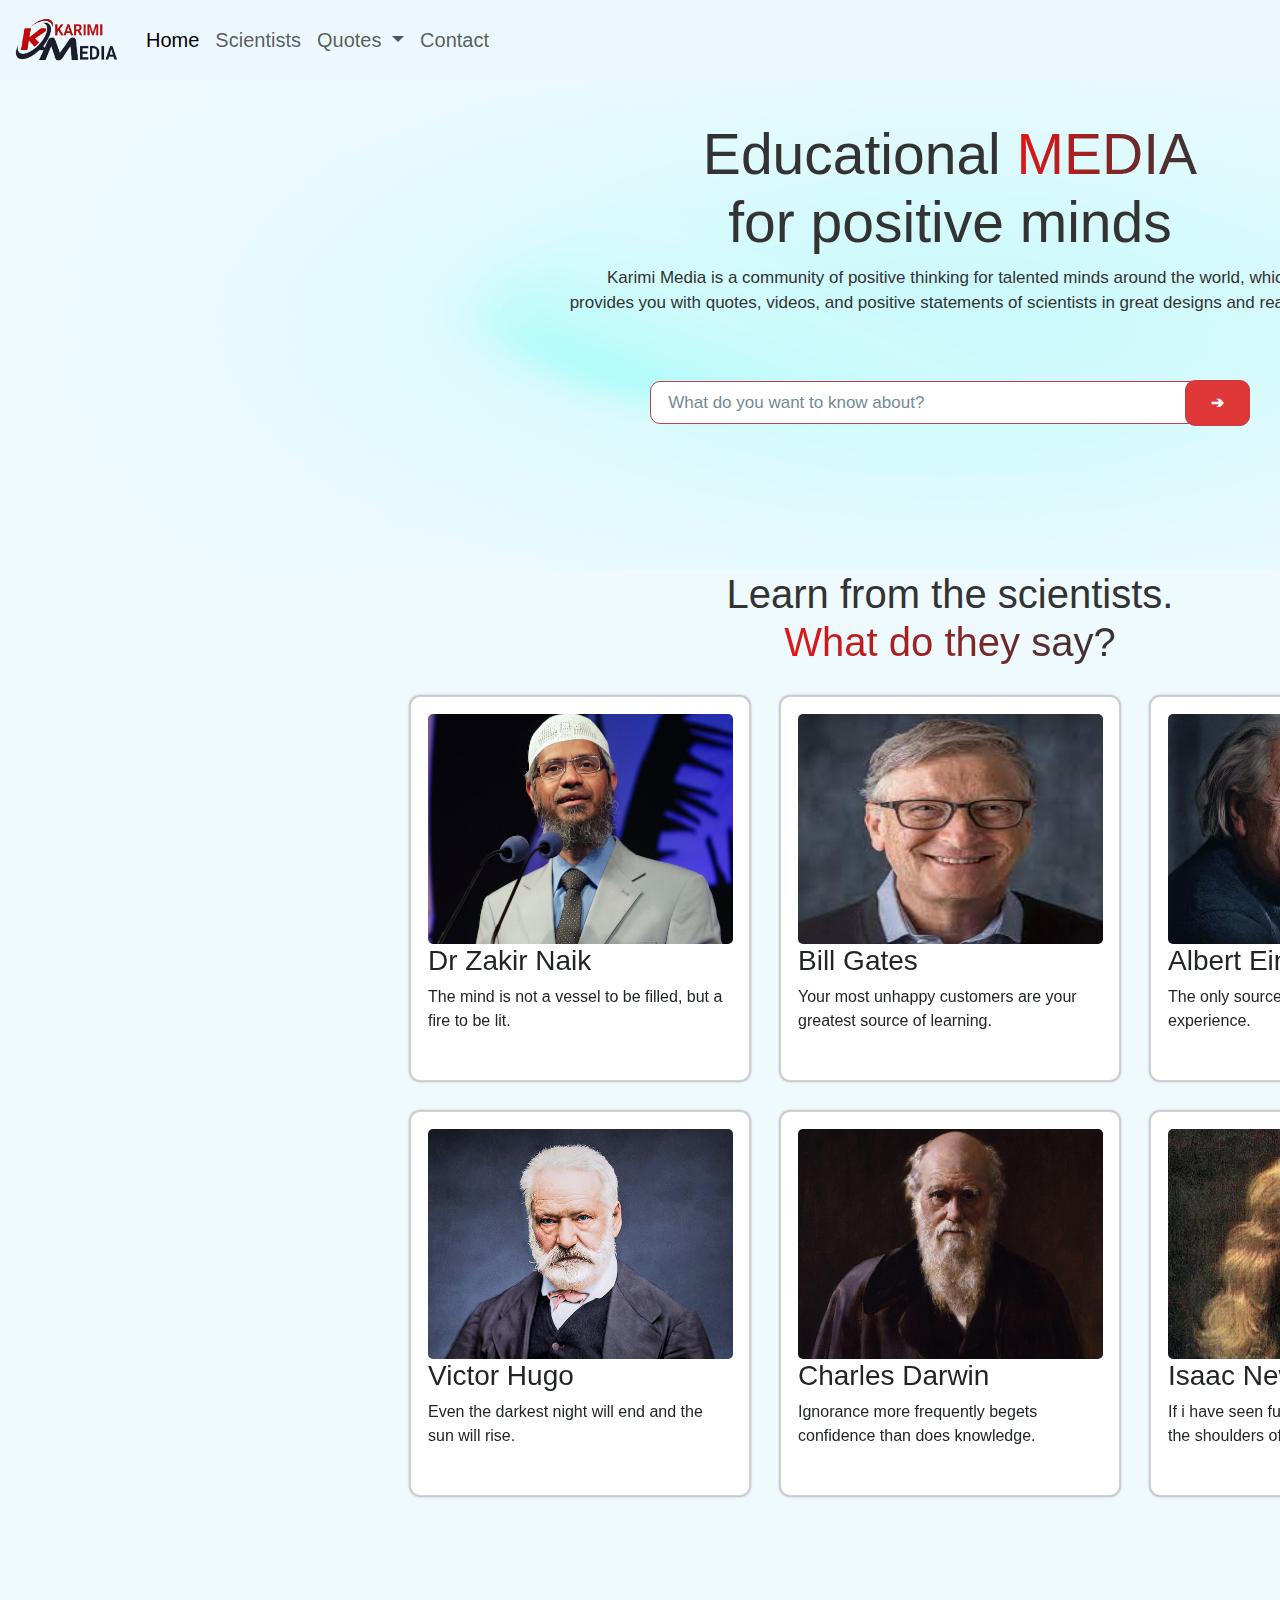
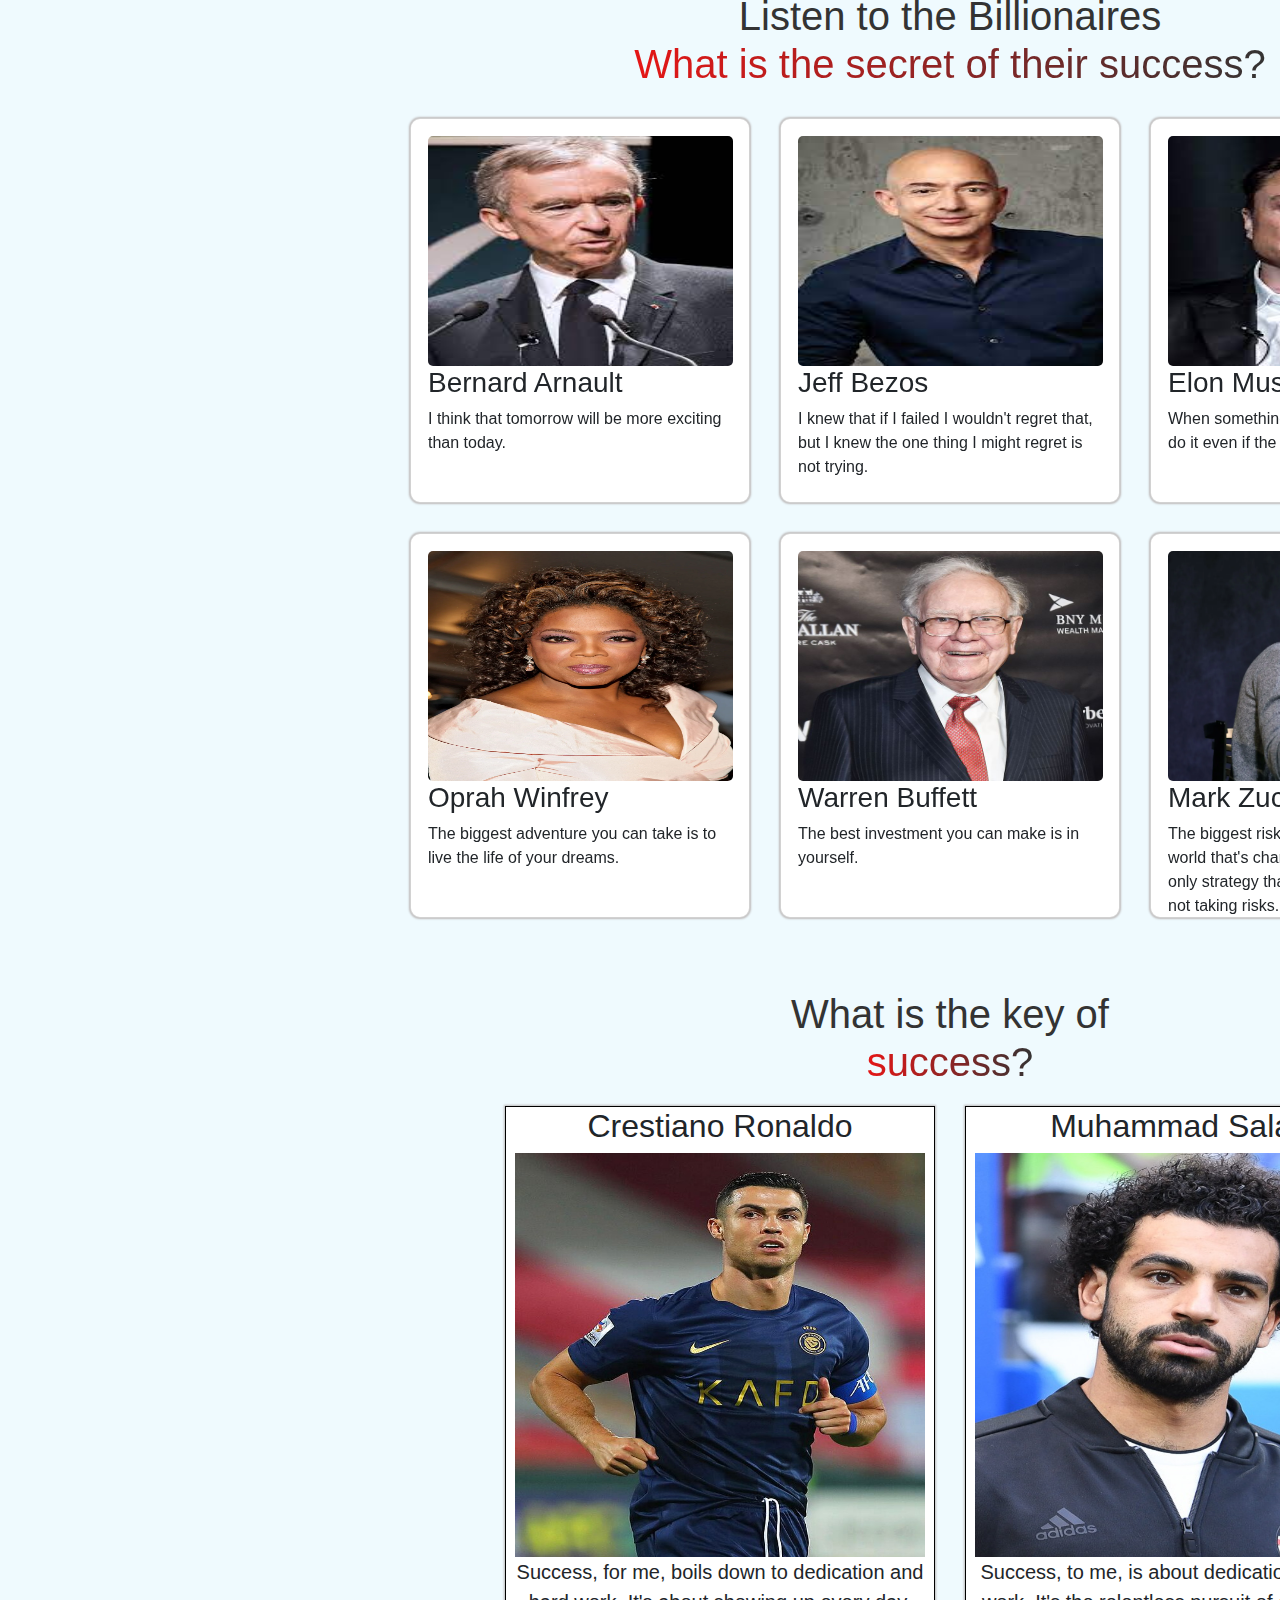
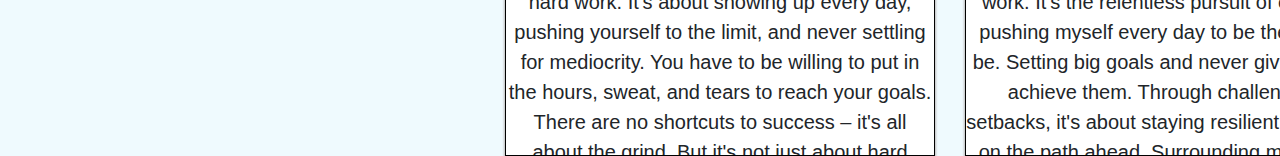
<file: index.html>
<!DOCTYPE html>
<html lang="en">
  <head>
    <link rel="stylesheet" href="https://cdn.jsdelivr.net/npm/bootstrap@5.3.3/dist/css/bootstrap.min.css">
    <meta charset="UTF-8" />
    <meta name="viewport" content="width=device-width, initial-scale=1.0" />
    <title>Document</title>
    <link rel="stylesheet" href="https://cdnjs.cloudflare.com/ajax/libs/font-awesome/6.5.1/css/all.min.css" integrity="sha512-DTOQO9RWCH3ppGqcWaEA1BIZOC6xxalwEsw9c2QQeAIftl+Vegovlnee1c9QX4TctnWMn13TZye+giMm8e2LwA==" crossorigin="anonymous" referrerpolicy="no-referrer" />
    <link rel="stylesheet" href="style.css" />
    <script src="https://cdn.jsdelivr.net/npm/@popperjs/core@2.11.8/dist/umd/popper.min.js" integrity="sha384-I7E8VVD/ismYTF4hNIPjVp/Zjvgyol6VFvRkX/vR+Vc4jQkC+hVqc2pM8ODewa9r" crossorigin="anonymous"></script>

  </head>
  <body>
    
    <div class="contianer">
    <!-- <nav>
      <div style="display: flex" class="logo">
        <img
          src="images/Karimi Media logo.png"
          width="110px"
          height="73px"
          alt=""
        />
        <p style="font-size: 23px; margin-left: -6px">
          <strong><span style="color: #c3090a">KARIMI</span> MEDIA</strong>
        </p>
        <button id="light_btn"><i class="fa-solid fa-sun"></i></button>
      </div>
        

    <p class="dark_btn light_btn"><i class="fa-solid fa-moon"></i></p>
      <ul>
        <li><a href="#">Home</a></li>
        <li><a href="#">About</a></li>
        <li><a href="#">Services</a></li>
        <li><a href="#">Contact</a></li>
      </ul>
    </nav> -->

    <div id="home"></div>

    <nav class="navbar navbar-expand-lg ">
      <div class="container-fluid">
        <a class="navbar-brand" href="#home"><img
          src="images/karimi_media_logo.png"
          width="110px"
          height="57px"
          alt="Website logo"
        /></a>
        <button class="navbar-toggler" type="button" data-bs-toggle="collapse" data-bs-target="#navbarSupportedContent" aria-controls="navbarSupportedContent" aria-expanded="false" aria-label="Toggle navigation">
          <span class="navbar-toggler-icon"></span>
        </button>
        <div class="collapse navbar-collapse" id="navbarSupportedContent">
          <ul class="navbar-nav me-auto mb-2 mb-lg-0">
            <li class="nav-item">
              <a class="nav-link active" aria-current="page" href="#">Home</a>
            </li>
            <li class="nav-item">
              <a class="nav-link" href="#scientists">Scientists</a>
            </li>
            <li class="nav-item dropdown">
              <a class="nav-link dropdown-toggle" href="" role="button" data-bs-toggle="dropdown" aria-expanded="false">
                Quotes
              </a>
              <ul class="dropdown-menu">
                <li><a class="dropdown-item" href="positive_statements.html">Positive statements</a></li>
                <li><a class="dropdown-item" href="quotes.html">!00 Positive Quotes</a></li>
                <li><a class="dropdown-item" href="#billionaires">What Billionaires say?</a></li>
                <li><a class="dropdown-item" href="#successfull_people">Key of Success</a></li>
              </ul>
            </li>
            <li class="nav-item">
              <a class="nav-link" aria-disabled="true">Contact</a>
            </li>
          </ul>
          <form class="d-flex" role="search">
            <input class="form-control me-2" type="search" placeholder="Search" aria-label="Search">
            <button class="btn btn-outline-success" type="submit">Search</button>
          </form>
        </div>
      </div>
    </nav>




    <section id="hero_section">

<!-- <button class="alllert" onclick="customAlert()">Alert</button> -->

      <h1 style="font-size: 57px; color: rgb(51, 51, 51)">
        Educational
        <span
          style="
            background: linear-gradient(90deg, #e51616, rgb(51, 51, 51));
            -webkit-background-clip: text;
            color: transparent;
          "
          >MEDIA</span
        >
        <br />
        for positive minds
      </h1>
      <p style="color: rgb(51, 51, 51); font-size: 17px">
        <!-- Karimi Media is a community of positive thinking for talented minds all
        over the world <br />
        to share usefull and short texts and videos in the best and readable
        designs -->
        Karimi Media is a community of positive thinking for talented minds around the world, which <br> provides you with quotes, videos, and positive statements of scientists in great designs and readable.
      </p>
      <br /><br />
      <div class="input_div">
        <input
          type="text"
          class="input"
          placeholder="What do you want to know about?"
          required
        />
        <button class="input_submit"><strong>➔</strong></button>
      </div>

      <br /><br /><br /><br /><br /><br />
    </section>

    <section id="scientists" class="card_section">
      <h2 style="font-size: 40px; color: rgb(51, 51, 51)">
        Learn from the scientists. <br> <span style="
        background: linear-gradient(90deg, #e51616, rgb(51, 51, 51));
        -webkit-background-clip: text;
        color: transparent;"">What do they say?</span>
      </h2>

      

      <div class="cards">
        <!-- card1 -->
        <div class="card">
            <img class="card-img" src="images/dr zakir naik.jpg" alt="Dr Zakir Naik image">
            <h3>Dr Zakir Naik</h3>
            <p>The mind is not a vessel to be filled, but a fire to be lit.</p>
        </div>

        <!-- card2 -->
        <div class="card">
            <img class="card-img" src="images/bil gates.jpeg" alt="Bil Gates image">
            <h3>Bill Gates</h3>
            <p>Your most unhappy customers are your greatest source of learning.</p>
        </div>

        <!-- card3 -->
        <div class="card">
            <img class="card-img" src="images/albert anestein.jpeg" alt="Albert Einstein image">
            <h3>Albert Einsteint</h3>
            <p>The only source of knowledge is experience.</p>
        </div>

      </div>


      <div class="cards">
        <!-- card4 -->
        <div class="card">
            <img class="card-img" src="images/Victor-Hugo.jpg" alt="Victor Hugo image">
            <h3>Victor Hugo</h3>
            <p>Even the darkest night will end and the sun will rise.</p>
        </div>

        <!-- card5 -->
        <div class="card">
            <img class="card-img" src="images/charles darwin.jpg" alt="Charles Darwin image">
            <h3>Charles Darwin</h3>
            <p>Ignorance more frequently begets confidence than does knowledge.</p>
        </div>

        <!-- card6 -->
        <div class="card">
            <img class="card-img" src="images/newton.jpg" alt="Issac Newton image">
            <h3>Isaac Newton</h3>
            <p>If i have seen further it is by standing on the shoulders of giants.</p>
        </div>
      </div>

      <br>
    </section>

    <br><br>

    
    <br>


<section id="billionaires" class="card_section">


  <h2 style="font-size: 40px; color: rgb(51, 51, 51)">
    Listen to the Billionaires <br> <span style="
    background: linear-gradient(90deg, #e51616, rgb(51, 51, 51));
    -webkit-background-clip: text;
    color: transparent;"">What is the secret of their success?</span>
  </h2>



    
    <div class="cards">
      <!-- card1 -->
      <div class="custom-tooltip card">
        <div class="tooltip-content">Chairman and CEO of LVMH Mobet Hennessy Louis Vuitton SE.</div>
          <img class="card-img" src="images/bernard arnault.jpg" alt="Bernard Arnault image">
          <h3>Bernard Arnault</h3>
          <p>I think that tomorrow will be more exciting than today.</p>
      </div>

      <!-- card2 -->
      <div class="custom-tooltip card">
        <div class="tooltip-content">Founder and formor CEO of Amazon, and currently Executive Chairman of Amazon.</div>
          <img class="card-img" src="images/jeff bezos.jpg" alt="Jeff Bezos image">
          <h3>Jeff Bezos</h3>
          <p>I knew that if I failed I wouldn't regret that, but I knew the one thing I might regret is not trying.</p>
      </div>

      <!-- card3 -->
      <div class="custom-tooltip card">
        <div class="tooltip-content">Entrepreneur and CEO of SpaceX, Tasla, Inc., Neuralink, and The Boring Company.</div>
          <img class="card-img" src="images/Elon musk.jpg" alt="Elon Musk image">
          <h3>Elon Musk</h3>
          <p>When something is important enough, you do it even if the odds are not in your favor.</p>
      </div>

    </div>


    <div class="cards">
      <!-- card4 -->
      <div class="custom-tooltip card">
        <div class="tooltip-content">Media mogul, television host, actress, producer, and philanthropist.</div>
          <img class="card-img" src="images/Oprah-Winfrey.webp" alt="Oprah Winfrey image">
          <h3>Oprah Winfrey</h3>
          <p>The biggest adventure you can take is to live the life of your dreams.</p>
      </div>

      <!-- card5 -->
      <div class="custom-tooltip card">
        <div class="tooltip-content">Chairman and CEO of berkshire Hathaway, renowned investor, and philanthropist.</div>
          <img class="card-img" src="images/warren buffett.jpg" alt="Warren Buffett image">
          <h3>Warren Buffett</h3>
          <p>The best investment you can make is in yourself.</p>
      </div>

      <!-- card6 -->
      <div class="custom-tooltip card">
        <div class="tooltip-content">Co-founder <br> and CEO of <br> Facebook.</div>
          <img class="card-img" src="images/Mark-Zuckerberg.jpg" alt="Mark Zuckerberg image">
          <h3>Mark Zuckerberg</h3>
          <p>The biggest risk is not taking any risk. in a world that's changing really quickly, the only strategy that is guaranteed to fail is not taking risks.</p>
      </div>
    </div>




</section>



<br><br>

    
<br>




<section id="successfull_people" class="card_section">


  <h2 style="font-size: 40px; color: rgb(51, 51, 51)">
    What is the key of <br> <span style="
    background: linear-gradient(90deg, #e51616, rgb(51, 51, 51));
    -webkit-background-clip: text;
    color: transparent;"">success?</span>
  </h2>



    
    <div class="cards">
      <!-- card1 -->

      <div class="key_of_success">
        <h2>Crestiano Ronaldo</h2>
        <img class="key_card_img" src="images/crestiano_ronaldo.jpg" width="430" height="404" alt="Crestiano Ronaldo image">
        <p>Success, for me, boils down to dedication and hard work. It's about showing up every day, pushing yourself to the limit, and never settling for mediocrity. You have to be willing to put in the hours, sweat, and tears to reach your goals. There are no shortcuts to success – it's all about the grind.

          But it's not just about hard work; it's also about having a clear vision and chasing after it relentlessly. You need to set big goals and then go after them with everything you've got. And when things get tough – and they will – you have to stay positive, stay resilient, and keep pushing forward. Surround yourself with a strong team, lean on them for support, and together, you can achieve greatness. That's been my formula for success, and it's what I believe in.</p>
      </div>

      <div class="key_of_success">
        <h2>Muhammad Salah</h2>
        <img class="key_card_img" src="images/muhammad_salah.jpg" alt="Muhammad Salah image">
        <p>Success, to me, is about dedication and hard work. It's the relentless pursuit of excellence, pushing myself every day to be the best I can be. Setting big goals and never giving up until I achieve them. Through challenges and setbacks, it's about staying resilient and focused on the path ahead.

          Surrounding myself with a supportive team, leaning on them for strength and encouragement, is crucial. Together, we strive for greatness, pushing each other to new heights. Despite any doubts or obstacles, I remain committed to my vision, knowing that with perseverance and determination, anything is possible. That's my approach to success.</p>
      </div>

    </div>



</section>










</div>


<script src="script.js"></script>

<script src="https://cdn.jsdelivr.net/npm/bootstrap@5.3.3/dist/js/bootstrap.min.js" integrity="sha384-0pUGZvbkm6XF6gxjEnlmuGrJXVbNuzT9qBBavbLwCsOGabYfZo0T0to5eqruptLy" crossorigin="anonymous"></script>
  </body>
</html>
</file>
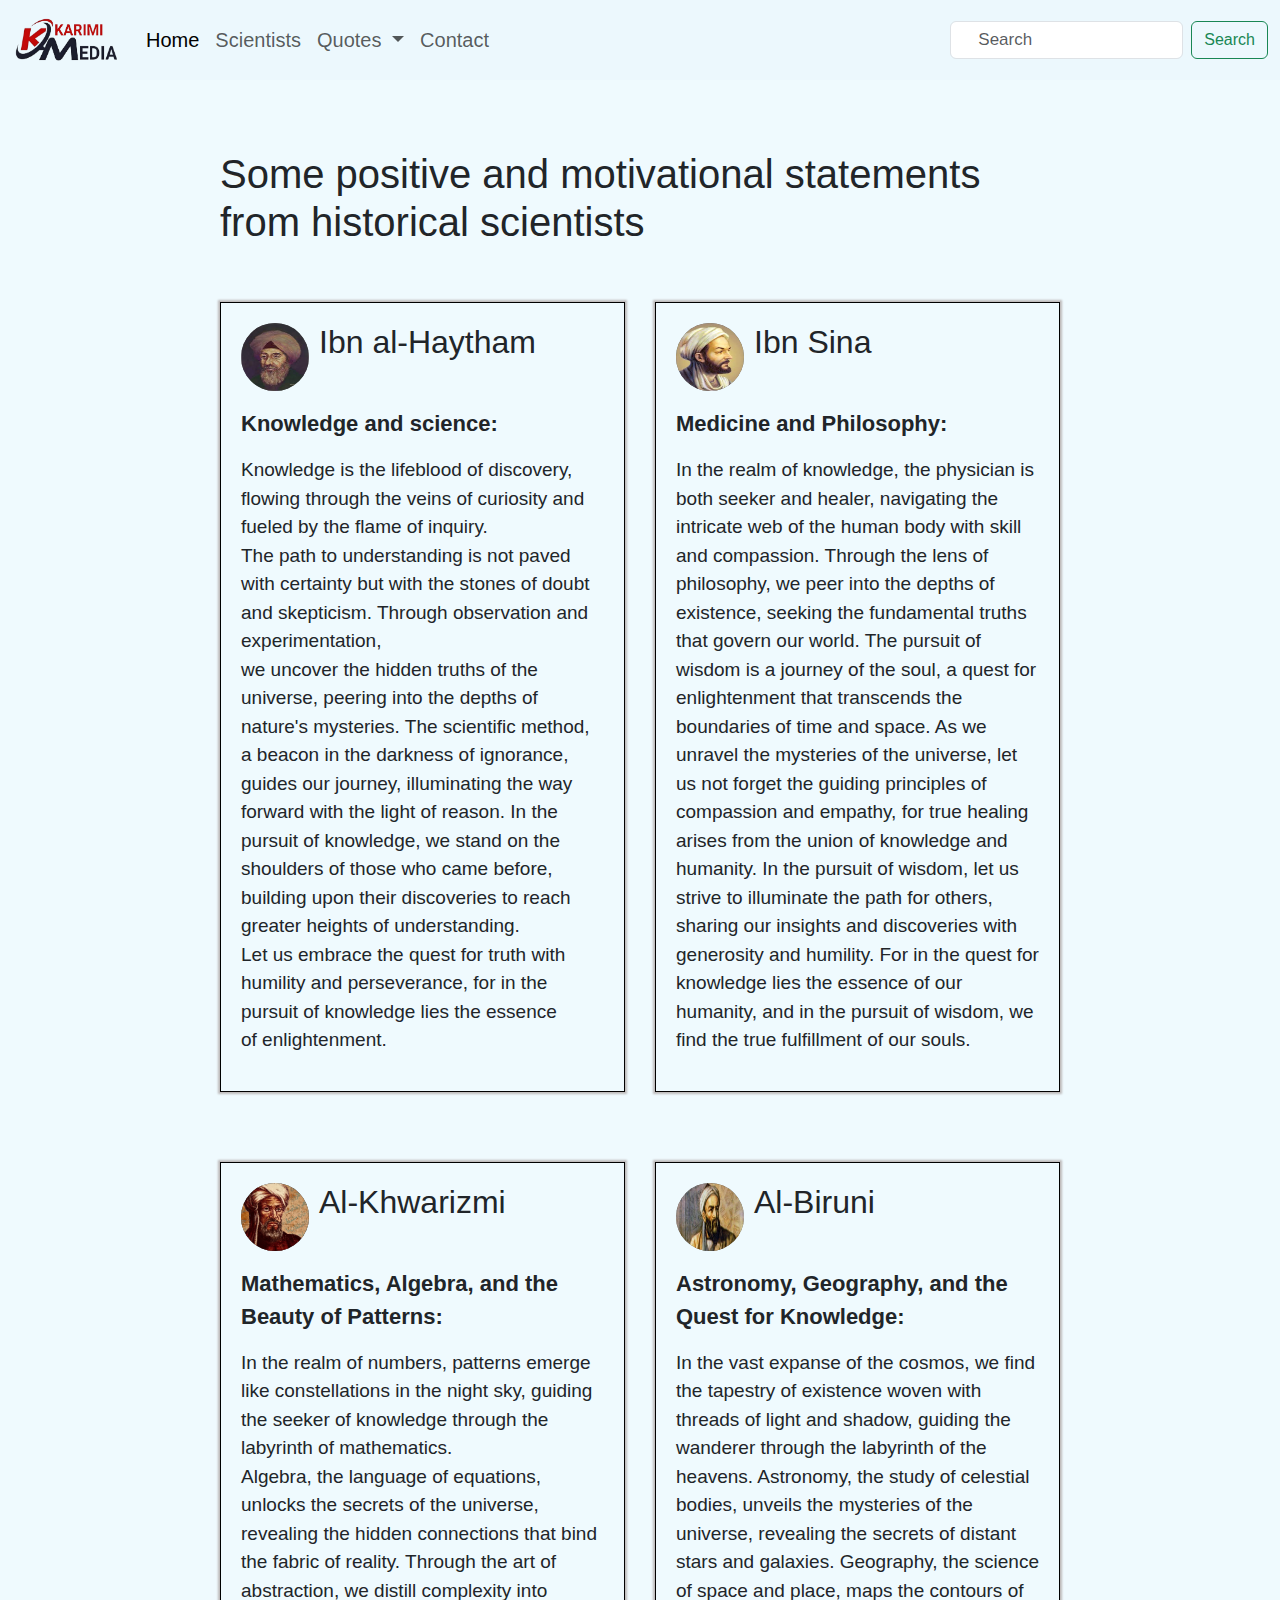
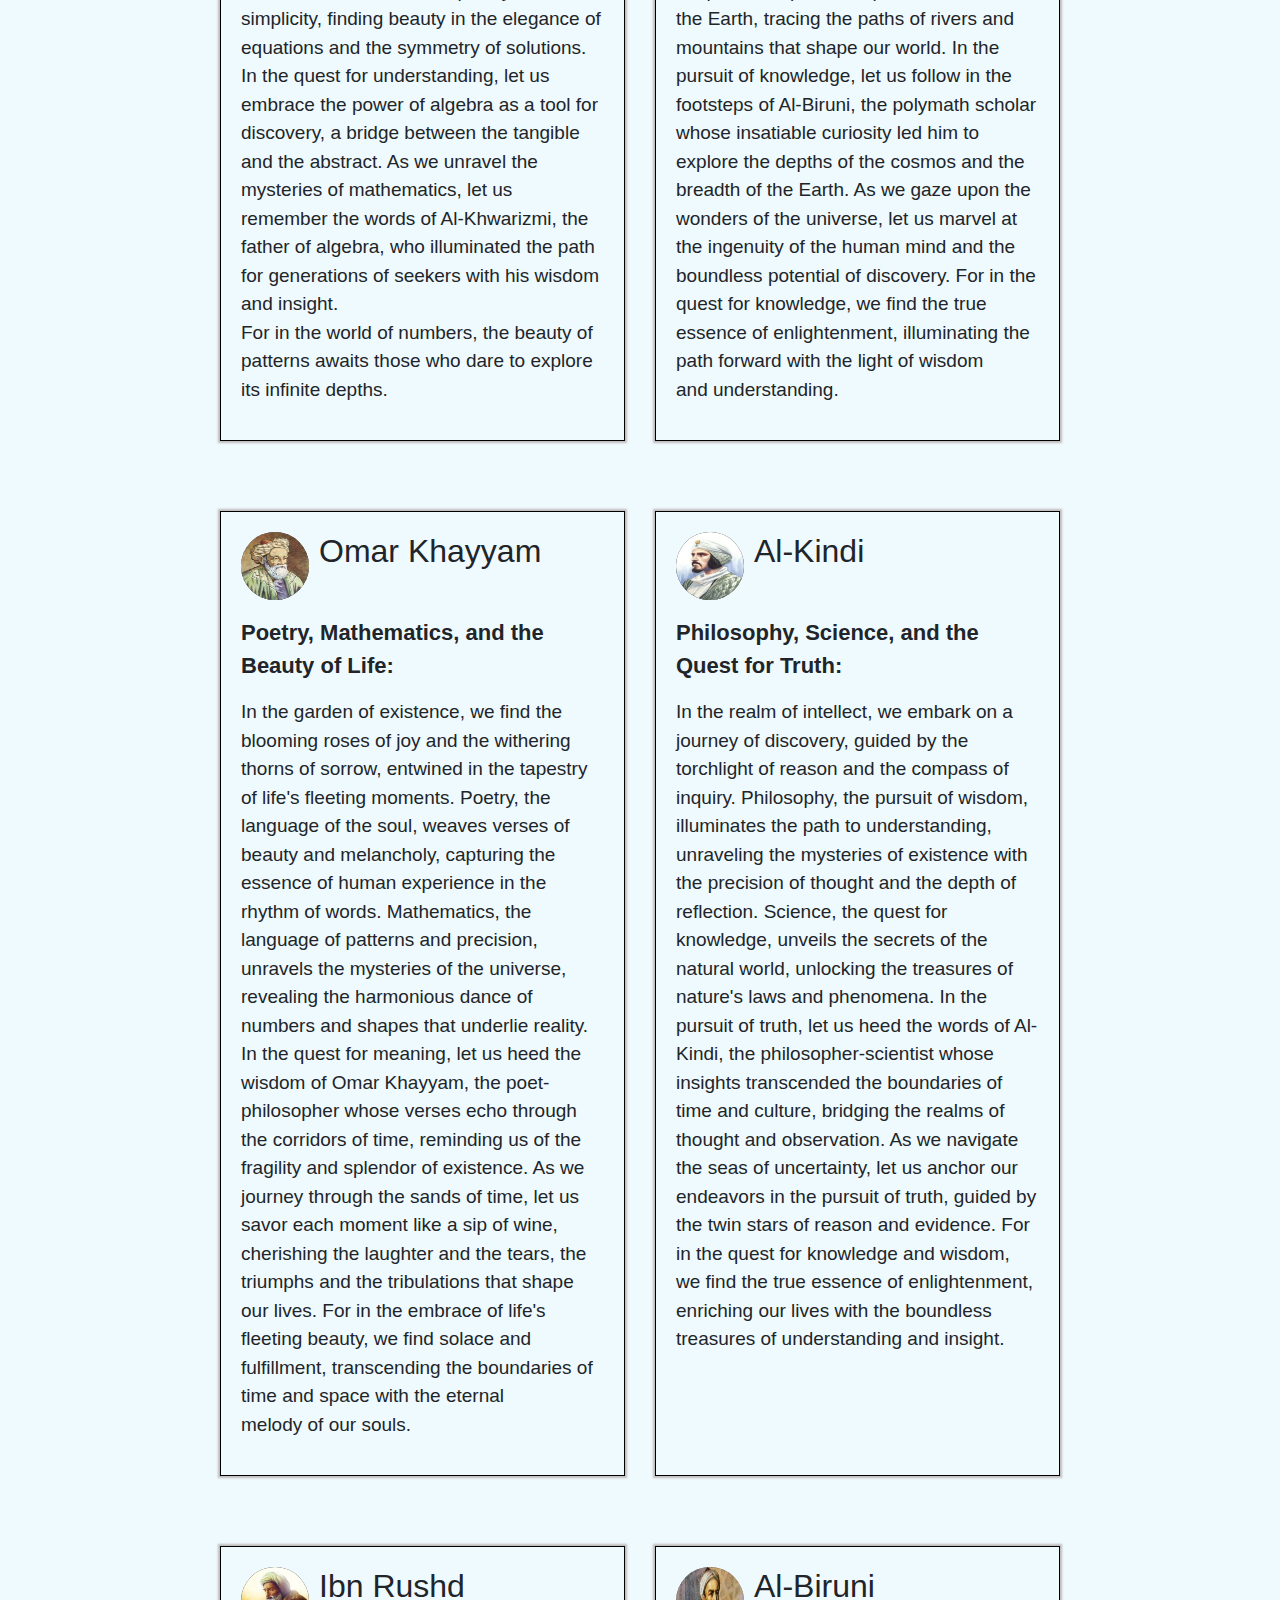
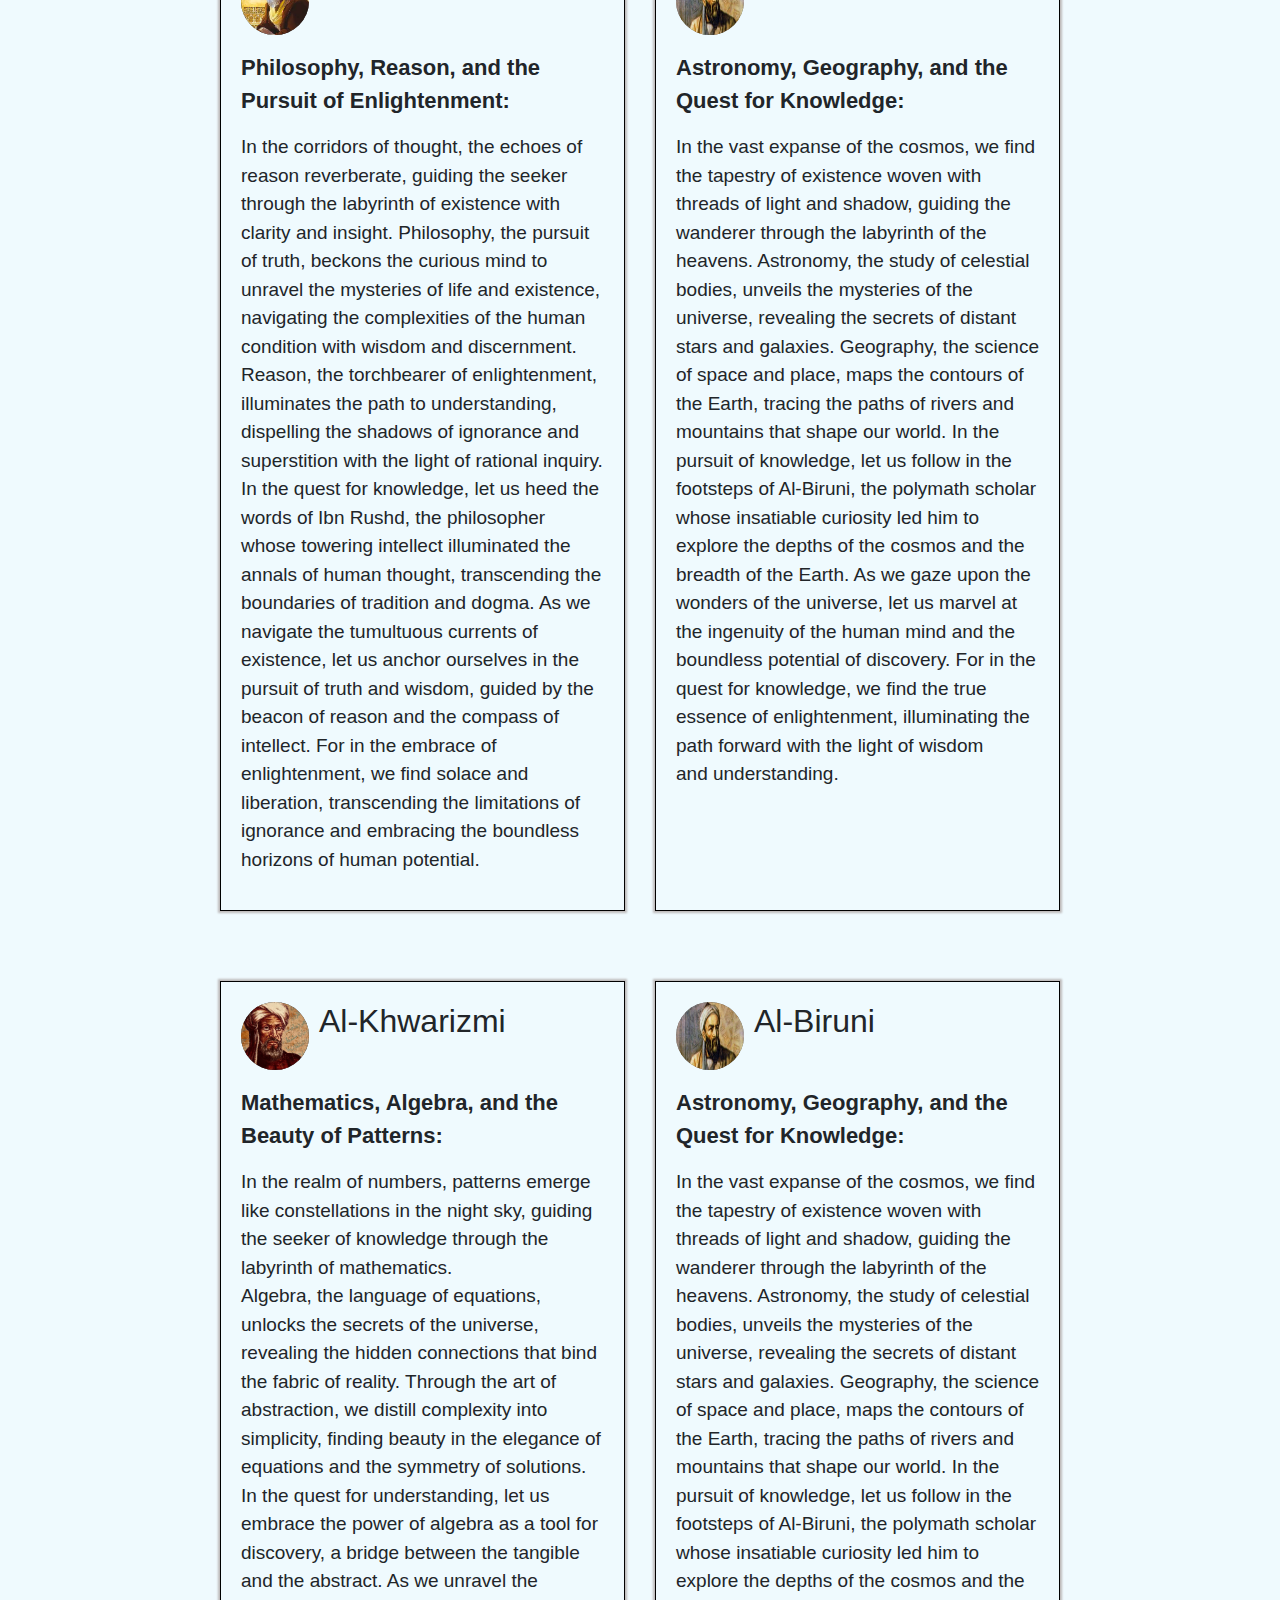
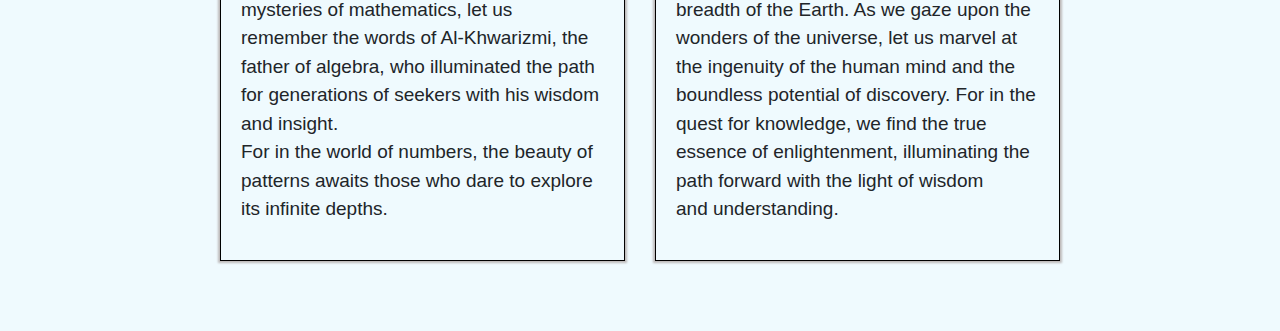
<file: positive_statements.html>
<!DOCTYPE html>
<html lang="en">
  <head>
    <link rel="stylesheet" href="https://cdn.jsdelivr.net/npm/bootstrap@5.3.3/dist/css/bootstrap.min.css">
    <meta charset="UTF-8" />
    <meta name="viewport" content="width=device-width, initial-scale=1.0" />
    <title>Document</title>
    <link rel="stylesheet" href="https://cdnjs.cloudflare.com/ajax/libs/font-awesome/6.5.1/css/all.min.css" integrity="sha512-DTOQO9RWCH3ppGqcWaEA1BIZOC6xxalwEsw9c2QQeAIftl+Vegovlnee1c9QX4TctnWMn13TZye+giMm8e2LwA==" crossorigin="anonymous" referrerpolicy="no-referrer" />
    <link rel="stylesheet" href="style.css" />
    <script src="https://cdn.jsdelivr.net/npm/@popperjs/core@2.11.8/dist/umd/popper.min.js" integrity="sha384-I7E8VVD/ismYTF4hNIPjVp/Zjvgyol6VFvRkX/vR+Vc4jQkC+hVqc2pM8ODewa9r" crossorigin="anonymous"></script>
  </head>
  <body>

    <!-- <nav class="navbar navbar-expand-lg ">
        <div class="container-fluid">
          <a class="navbar-brand" href="index.html"><img
            src="images/karimi_media_logo.png"
            width="110px"
            height="57px"
            alt="Website logo"
          /></a>
          <button class="navbar-toggler" type="button" data-bs-toggle="collapse" data-bs-target="#navbarSupportedContent" aria-controls="navbarSupportedContent" aria-expanded="false" aria-label="Toggle navigation">
            <span class="navbar-toggler-icon"></span>
          </button>
          <div class="collapse navbar-collapse" id="navbarSupportedContent">
            <ul class="navbar-nav me-auto mb-2 mb-lg-0">
              <li class="nav-item">
                <a class="nav-link active" aria-current="page" href="#">Home</a>
              </li>
              <li class="nav-item">
                <a class="nav-link" href="index.html">Scientists</a>
              </li>
              <li class="nav-item dropdown">
                <a class="nav-link dropdown-toggle" href="#" role="button" data-bs-toggle="dropdown" aria-expanded="false">
                  Quotes
                </a>
                <ul class="dropdown-menu">
                  <li><a class="dropdown-item" href="positive_statements.html">Positive statements</a></li>
                  <li><a class="dropdown-item" href="quotes.html">!00 Positive Quotes</a></li>
                  <li><hr class="dropdown-divider"></li>
                  <li><a class="dropdown-item" href="#">What scientists say?</a></li>
                </ul>
              </li>
              <li class="nav-item">
                <a class="nav-link" aria-disabled="true">Contact</a>
              </li>
            </ul>
            <form class="d-flex" role="search">
              <input class="form-control me-2" type="search" placeholder="Search" aria-label="Search">
              <button class="btn btn-outline-success" type="submit">Search</button>
            </form>
          </div>
        </div>
      </nav> -->



      <nav class="navbar navbar-expand-lg ">
        <div class="container-fluid">
          <a class="navbar-brand" href="index.html#"><img
            src="images/karimi_media_logo.png"
            width="110px"
            height="57px"
            alt="Website logo"
          /></a>
          <button class="navbar-toggler" type="button" data-bs-toggle="collapse" data-bs-target="#navbarSupportedContent" aria-controls="navbarSupportedContent" aria-expanded="false" aria-label="Toggle navigation">
            <span class="navbar-toggler-icon"></span>
          </button>
          <div class="collapse navbar-collapse" id="navbarSupportedContent">
            <ul class="navbar-nav me-auto mb-2 mb-lg-0">
              <li class="nav-item">
                <a class="nav-link active" aria-current="page" href="#">Home</a>
              </li>
              <li class="nav-item">
                <a class="nav-link" href="index.html#scientists">Scientists</a>
              </li>
              <li class="nav-item dropdown">
                <a class="nav-link dropdown-toggle" href="" role="button" data-bs-toggle="dropdown" aria-expanded="false">
                  Quotes
                </a>
                <ul class="dropdown-menu">
                  <li><a class="dropdown-item" href="positive_statements.html">Positive statements</a></li>
                  <li><a class="dropdown-item" href="quotes.html">!00 Positive Quotes</a></li>
                  <li><a class="dropdown-item" href="index.html#billionaires">What Billionaires say?</a></li>
                  <li><a class="dropdown-item" href="index.html#successfull_people">Key of Success</a></li>
                </ul>
              </li>
              <li class="nav-item">
                <a class="nav-link" aria-disabled="true">Contact</a>
              </li>
            </ul>
            <form class="d-flex" role="search">
              <input class="form-control me-2" type="search" placeholder="Search" aria-label="Search">
              <button class="btn btn-outline-success" type="submit">Search</button>
            </form>
          </div>
        </div>
      </nav>
  


    <div id="contianer">

      <h1>Some positive and motivational statements from historical scientists</h1>
      <br><br>

       

      <div class="p_cards_parent">
        <div class="p_card">
          <div class="p_profile_name">
            <div class="profile">
              <img class="profile" src="images/Ibn al-Haytham.jpeg" alt="Ibn al-Haytham image" />
            </div>
            <h2>Ibn al-Haytham</h2>
          </div>
          <p>
            <p class="p_card_title"> Knowledge and science:</p>
            Knowledge is the lifeblood of discovery, flowing through the veins of curiosity and fueled by the flame of inquiry. <br> The path to understanding is not paved with certainty but with the stones of doubt and skepticism. Through observation and experimentation, <br> we uncover the hidden truths of the universe, peering into the depths of nature's mysteries. The scientific method, a beacon in the darkness of ignorance, guides our journey, illuminating the way forward with the light of reason. In the pursuit of knowledge, we stand on the shoulders of those who came before, building upon their discoveries to reach greater heights of understanding. <br> Let us embrace the quest for truth with humility and perseverance, for in the pursuit of knowledge lies the essence of enlightenment.
          </p>
        </div>

        <div class="p_card">
          <div class="p_profile_name">
            <div class="profile">
              <img class="profile" src="images/Ibn Sina.jpeg" alt="Ibn Sina image" />
            </div>
            <h2>Ibn Sina</h2>
          </div>
          <p>
            <p class="p_card_title"> Medicine and Philosophy:</p>
            In the realm of knowledge, the physician is both seeker and healer, navigating the intricate web of the human body with skill and compassion. Through the lens of philosophy, we peer into the depths of existence, seeking the fundamental truths that govern our world. The pursuit of wisdom is a journey of the soul, a quest for enlightenment that transcends the boundaries of time and space. As we unravel the mysteries of the universe, let us not forget the guiding principles of compassion and empathy, for true healing arises from the union of knowledge and humanity. In the pursuit of wisdom, let us strive to illuminate the path for others, sharing our insights and discoveries with generosity and humility. For in the quest for knowledge lies the essence of our humanity, and in the pursuit of wisdom, we find the true fulfillment of our souls.
          </p>
        </div>
      </div>


      <div class="p_cards_parent">
        <div class="p_card">
          <div class="p_profile_name">
            <div class="profile">
              <img class="profile" src="images/al-khawarizmi.png" alt="Al-Khawarizmi image" />
            </div>
            <h2>Al-Khwarizmi</h2>
          </div>
          <p>
            <p class="p_card_title">Mathematics, Algebra, and the Beauty of Patterns:</p>
            In the realm of numbers, patterns emerge like constellations in the night sky, guiding the seeker of knowledge through the labyrinth of mathematics. <br> Algebra, the language of equations, unlocks the secrets of the universe, revealing the hidden connections that bind the fabric of reality. Through the art of abstraction, we distill complexity into simplicity, finding beauty in the elegance of equations and the symmetry of solutions. <br> In the quest for understanding, let us embrace the power of algebra as a tool for discovery, a bridge between the tangible and the abstract. As we unravel the mysteries of mathematics, let us remember the words of Al-Khwarizmi, the father of algebra, who illuminated the path for generations of seekers with his wisdom and insight. <br> For in the world of numbers, the beauty of patterns awaits those who dare to explore its infinite depths.
          </p>
        </div>

        <div class="p_card">
          <div class="p_profile_name">
            <div class="profile">
              <img class="profile" src="images/al-biruni.jpg" alt="Al-Biruni image" />
            </div>
            <h2>Al-Biruni</h2>
          </div>
          <p>
            <p class="p_card_title">Astronomy, Geography, and the Quest for Knowledge:</p>
            In the vast expanse of the cosmos, we find the tapestry of existence woven with threads of light and shadow, guiding the wanderer through the labyrinth of the heavens. Astronomy, the study of celestial bodies, unveils the mysteries of the universe, revealing the secrets of distant stars and galaxies. Geography, the science of space and place, maps the contours of the Earth, tracing the paths of rivers and mountains that shape our world. In the pursuit of knowledge, let us follow in the footsteps of Al-Biruni, the polymath scholar whose insatiable curiosity led him to explore the depths of the cosmos and the breadth of the Earth. As we gaze upon the wonders of the universe, let us marvel at the ingenuity of the human mind and the boundless potential of discovery. For in the quest for knowledge, we find the true essence of enlightenment, illuminating the path forward with the light of wisdom and understanding.
          </p>
        </div>
      </div>




      <div class="p_cards_parent">
        <div class="p_card">
          <div class="p_profile_name">
            <div class="profile">
              <img class="profile" src="images/omar khayyam.jpeg" alt="Omar Khayyam image" />
            </div>
            <h2>Omar Khayyam</h2>
          </div>
          <p>
            <p class="p_card_title">Poetry, Mathematics, and the Beauty of Life:</p>
            In the garden of existence, we find the blooming roses of joy and the withering thorns of sorrow, entwined in the tapestry of life's fleeting moments. Poetry, the language of the soul, weaves verses of beauty and melancholy, capturing the essence of human experience in the rhythm of words. Mathematics, the language of patterns and precision, unravels the mysteries of the universe, revealing the harmonious dance of numbers and shapes that underlie reality. In the quest for meaning, let us heed the wisdom of Omar Khayyam, the poet-philosopher whose verses echo through the corridors of time, reminding us of the fragility and splendor of existence. As we journey through the sands of time, let us savor each moment like a sip of wine, cherishing the laughter and the tears, the triumphs and the tribulations that shape our lives. For in the embrace of life's fleeting beauty, we find solace and fulfillment, transcending the boundaries of time and space with the eternal melody of our souls.
          </p>
        </div>

        <div class="p_card">
          <div class="p_profile_name">
            <div class="profile">
              <img class="profile" src="images/al-kindi.jpg" alt="Al-Kindi image" />
            </div>
            <h2>Al-Kindi</h2>
          </div>
          <p>
            <p class="p_card_title">Philosophy, Science, and the Quest for Truth:</p>
            In the realm of intellect, we embark on a journey of discovery, guided by the torchlight of reason and the compass of inquiry. Philosophy, the pursuit of wisdom, illuminates the path to understanding, unraveling the mysteries of existence with the precision of thought and the depth of reflection. Science, the quest for knowledge, unveils the secrets of the natural world, unlocking the treasures of nature's laws and phenomena. In the pursuit of truth, let us heed the words of Al-Kindi, the philosopher-scientist whose insights transcended the boundaries of time and culture, bridging the realms of thought and observation. As we navigate the seas of uncertainty, let us anchor our endeavors in the pursuit of truth, guided by the twin stars of reason and evidence. For in the quest for knowledge and wisdom, we find the true essence of enlightenment, enriching our lives with the boundless treasures of understanding and insight.
          </p>
        </div>
      </div>



      <div class="p_cards_parent">
        <div class="p_card">
          <div class="p_profile_name">
            <div class="profile">
              <img class="profile" src="images/Ibn rushd.jpeg" alt="Ibn Rushd image" />
            </div>
            <h2>Ibn Rushd</h2>
          </div>
          <p>
            <p class="p_card_title">Philosophy, Reason, and the Pursuit of Enlightenment:</p>
            In the corridors of thought, the echoes of reason reverberate, guiding the seeker through the labyrinth of existence with clarity and insight. Philosophy, the pursuit of truth, beckons the curious mind to unravel the mysteries of life and existence, navigating the complexities of the human condition with wisdom and discernment. Reason, the torchbearer of enlightenment, illuminates the path to understanding, dispelling the shadows of ignorance and superstition with the light of rational inquiry. In the quest for knowledge, let us heed the words of Ibn Rushd, the philosopher whose towering intellect illuminated the annals of human thought, transcending the boundaries of tradition and dogma. As we navigate the tumultuous currents of existence, let us anchor ourselves in the pursuit of truth and wisdom, guided by the beacon of reason and the compass of intellect. For in the embrace of enlightenment, we find solace and liberation, transcending the limitations of ignorance and embracing the boundless horizons of human potential.
          </p>
        </div>

        <div class="p_card">
          <div class="p_profile_name">
            <div class="profile">
              <img class="profile" src="images/al-biruni.jpg" alt="" />
            </div>
            <h2>Al-Biruni</h2>
          </div>
          <p>
            <p class="p_card_title">Astronomy, Geography, and the Quest for Knowledge:</p>
            In the vast expanse of the cosmos, we find the tapestry of existence woven with threads of light and shadow, guiding the wanderer through the labyrinth of the heavens. Astronomy, the study of celestial bodies, unveils the mysteries of the universe, revealing the secrets of distant stars and galaxies. Geography, the science of space and place, maps the contours of the Earth, tracing the paths of rivers and mountains that shape our world. In the pursuit of knowledge, let us follow in the footsteps of Al-Biruni, the polymath scholar whose insatiable curiosity led him to explore the depths of the cosmos and the breadth of the Earth. As we gaze upon the wonders of the universe, let us marvel at the ingenuity of the human mind and the boundless potential of discovery. For in the quest for knowledge, we find the true essence of enlightenment, illuminating the path forward with the light of wisdom and understanding.
          </p>
        </div>
      </div>



      <div class="p_cards_parent">
        <div class="p_card">
          <div class="p_profile_name">
            <div class="profile">
              <img class="profile" src="images/al-khawarizmi.png" alt="" />
            </div>
            <h2>Al-Khwarizmi</h2>
          </div>
          <p>
            <p class="p_card_title">Mathematics, Algebra, and the Beauty of Patterns:</p>
            In the realm of numbers, patterns emerge like constellations in the night sky, guiding the seeker of knowledge through the labyrinth of mathematics. <br> Algebra, the language of equations, unlocks the secrets of the universe, revealing the hidden connections that bind the fabric of reality. Through the art of abstraction, we distill complexity into simplicity, finding beauty in the elegance of equations and the symmetry of solutions. <br> In the quest for understanding, let us embrace the power of algebra as a tool for discovery, a bridge between the tangible and the abstract. As we unravel the mysteries of mathematics, let us remember the words of Al-Khwarizmi, the father of algebra, who illuminated the path for generations of seekers with his wisdom and insight. <br> For in the world of numbers, the beauty of patterns awaits those who dare to explore its infinite depths.
          </p>
        </div>

        <div class="p_card">
          <div class="p_profile_name">
            <div class="profile">
              <img class="profile" src="images/al-biruni.jpg" alt="" />
            </div>
            <h2>Al-Biruni</h2>
          </div>
          <p>
            <p class="p_card_title">Astronomy, Geography, and the Quest for Knowledge:</p>
            In the vast expanse of the cosmos, we find the tapestry of existence woven with threads of light and shadow, guiding the wanderer through the labyrinth of the heavens. Astronomy, the study of celestial bodies, unveils the mysteries of the universe, revealing the secrets of distant stars and galaxies. Geography, the science of space and place, maps the contours of the Earth, tracing the paths of rivers and mountains that shape our world. In the pursuit of knowledge, let us follow in the footsteps of Al-Biruni, the polymath scholar whose insatiable curiosity led him to explore the depths of the cosmos and the breadth of the Earth. As we gaze upon the wonders of the universe, let us marvel at the ingenuity of the human mind and the boundless potential of discovery. For in the quest for knowledge, we find the true essence of enlightenment, illuminating the path forward with the light of wisdom and understanding.
          </p>
        </div>
      </div>



    </div>


<script src="https://cdn.jsdelivr.net/npm/bootstrap@5.3.3/dist/js/bootstrap.min.js" integrity="sha384-0pUGZvbkm6XF6gxjEnlmuGrJXVbNuzT9qBBavbLwCsOGabYfZo0T0to5eqruptLy" crossorigin="anonymous"></script>
  </body>
</html>
</file>
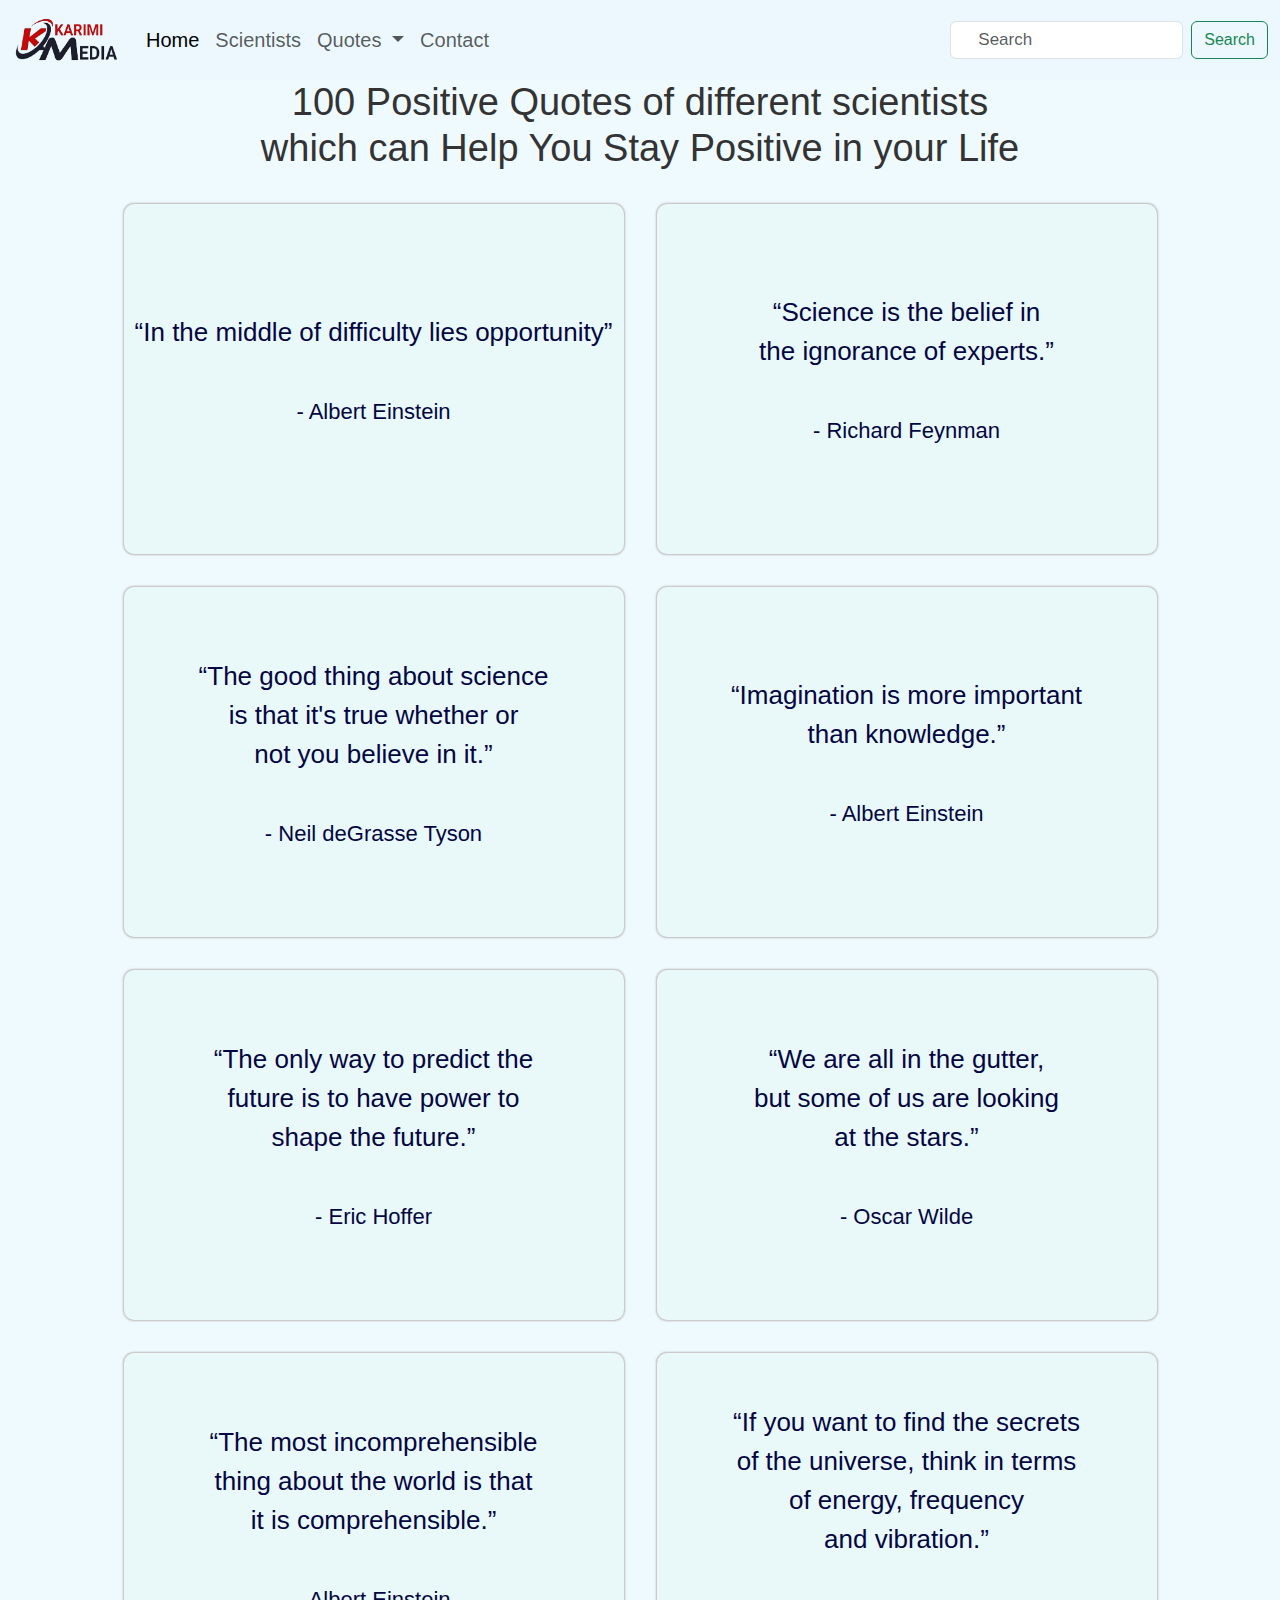
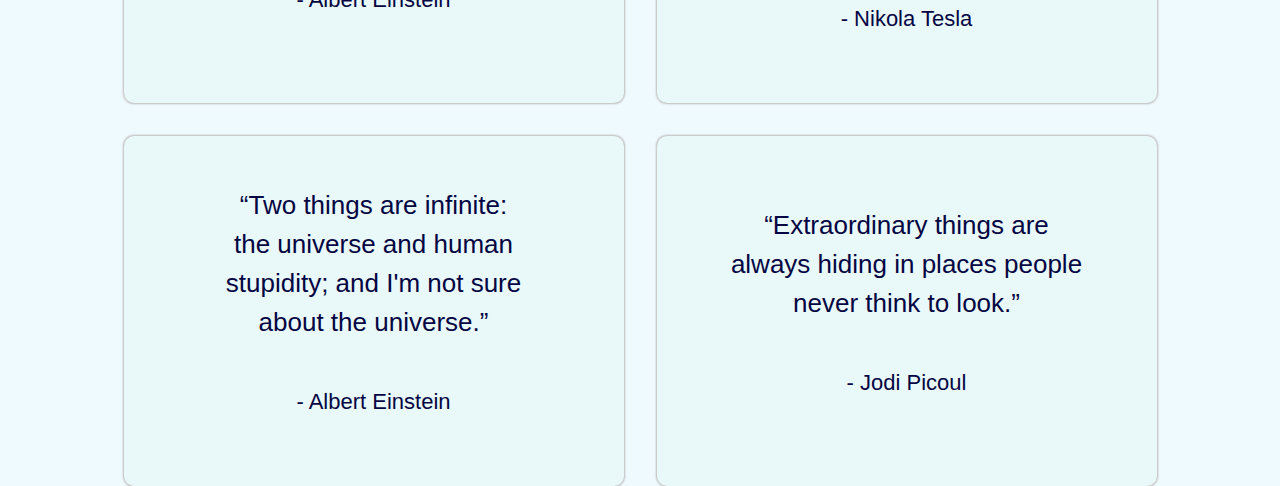
<file: quotes.html>
<!DOCTYPE html>
<html lang="en">
  <head>
    <link
      rel="stylesheet"
      href="https://cdn.jsdelivr.net/npm/bootstrap@5.3.3/dist/css/bootstrap.min.css"
    />
    <meta charset="UTF-8" />
    <meta name="viewport" content="width=device-width, initial-scale=1.0" />
    <title>Document</title>
    <link
      rel="stylesheet"
      href="https://cdnjs.cloudflare.com/ajax/libs/font-awesome/6.5.1/css/all.min.css"
      integrity="sha512-DTOQO9RWCH3ppGqcWaEA1BIZOC6xxalwEsw9c2QQeAIftl+Vegovlnee1c9QX4TctnWMn13TZye+giMm8e2LwA=="
      crossorigin="anonymous"
      referrerpolicy="no-referrer"
    />
    <link rel="stylesheet" href="style.css" />
    <script
      src="https://cdn.jsdelivr.net/npm/@popperjs/core@2.11.8/dist/umd/popper.min.js"
      integrity="sha384-I7E8VVD/ismYTF4hNIPjVp/Zjvgyol6VFvRkX/vR+Vc4jQkC+hVqc2pM8ODewa9r"
      crossorigin="anonymous"
    ></script>
  </head>
  <body>
    <nav class="navbar navbar-expand-lg">
      <div class="container-fluid">
        <a class="navbar-brand" href="index.html#"
          ><img
            src="images/karimi_media_logo.png"
            width="110px"
            height="57px"
            alt="Website logo"
        /></a>
        <button
          class="navbar-toggler"
          type="button"
          data-bs-toggle="collapse"
          data-bs-target="#navbarSupportedContent"
          aria-controls="navbarSupportedContent"
          aria-expanded="false"
          aria-label="Toggle navigation"
        >
          <span class="navbar-toggler-icon"></span>
        </button>
        <div class="collapse navbar-collapse" id="navbarSupportedContent">
          <ul class="navbar-nav me-auto mb-2 mb-lg-0">
            <li class="nav-item">
              <a class="nav-link active" aria-current="page" href="#">Home</a>
            </li>
            <li class="nav-item">
              <a class="nav-link" href="index.html#scientists">Scientists</a>
            </li>
            <li class="nav-item dropdown">
              <a
                class="nav-link dropdown-toggle"
                href=""
                role="button"
                data-bs-toggle="dropdown"
                aria-expanded="false"
              >
                Quotes
              </a>
              <ul class="dropdown-menu">
                <li>
                  <a class="dropdown-item" href="positive_statements.html"
                    >Positive statements</a
                  >
                </li>
                <li>
                  <a class="dropdown-item" href="quotes.html"
                    >!00 Positive Quotes</a
                  >
                </li>
                <li>
                  <a class="dropdown-item" href="index.html#billionaires"
                    >What Billionaires say?</a
                  >
                </li>
                <li>
                  <a class="dropdown-item" href="index.html#successfull_people"
                    >Key of Success</a
                  >
                </li>
              </ul>
            </li>
            <li class="nav-item">
              <a class="nav-link" aria-disabled="true">Contact</a>
            </li>
          </ul>
          <form class="d-flex" role="search">
            <input
              class="form-control me-2"
              type="search"
              placeholder="Search"
              aria-label="Search"
            />
            <button class="btn btn-outline-success" type="submit">
              Search
            </button>
          </form>
        </div>
      </div>
    </nav>

    <h2 style="text-align: center; font-size: 38px; color: rgb(51, 51, 51)">
      100 Positive Quotes of different scientists <br />
      which can Help You Stay Positive in your Life
    </h2>
    <section id="quotes_section">
      <!-- parent1 -->
      <div class="quotes_parent_divs">
        <div class="quotes_divs">
          <p>
            “In the middle of difficulty lies opportunity” <br /><br />
            <span style="font-size: 22px">- Albert Einstein</span>
          </p>
        </div>

        <div class="quotes_divs">
          <p>
            “Science is the belief in <br />
            the ignorance of experts.” <br /><br />
            <span style="font-size: 22px">- Richard Feynman </span>
          </p>
        </div>
      </div>

      <!-- parent2 -->
      <div class="quotes_parent_divs">
        <div class="quotes_divs">
          <p>
            “The good thing about science <br />
            is that it's true whether or <br />
            not you believe in it.” <br /><br />
            <span style="font-size: 22px">- Neil deGrasse Tyson </span>
          </p>
        </div>

        <div class="quotes_divs">
          <p>
            “Imagination is more important <br />than knowledge.” <br /><br />
            <span style="font-size: 22px">- Albert Einstein </span>
          </p>
        </div>
      </div>

      <!-- parent3 -->
      <div class="quotes_parent_divs">
        <div class="quotes_divs">
          <p>
            “The only way to predict the <br />
            future is to have power to <br />
            shape the future.” <br /><br />
            <span style="font-size: 22px">- Eric Hoffer</span>
          </p>
        </div>

        <div class="quotes_divs">
          <p>
            “We are all in the gutter, <br />
            but some of us are looking <br />
            at the stars.” <br /><br />
            <span style="font-size: 22px">- Oscar Wilde </span>
          </p>
        </div>
      </div>

      <!-- parent4 -->
      <div class="quotes_parent_divs">
        <div class="quotes_divs">
          <p>
            “The most incomprehensible <br />
            thing about the world is that <br />
            it is comprehensible.” <br /><br />
            <span style="font-size: 22px">- Albert Einstein</span>
          </p>
        </div>

        <div class="quotes_divs">
          <p>
            “If you want to find the secrets <br />
            of the universe, think in terms <br />
            of energy, frequency <br />
            and vibration.” <br /><br />
            <span style="font-size: 22px">- Nikola Tesla</span>
          </p>
        </div>
      </div>

      <!-- parent5 -->
      <div class="quotes_parent_divs">
        <div class="quotes_divs">
          <p>
            “Two things are infinite: <br />
            the universe and human <br />
            stupidity; and I'm not sure <br />
            about the universe.” <br /><br />
            <span style="font-size: 22px">- Albert Einstein</span>
          </p>
        </div>

        <div class="quotes_divs">
          <p>
            “Extraordinary things are <br />
            always hiding in places people <br />
            never think to look.” <br /><br />
            <span style="font-size: 22px">- Jodi Picoul</span>
          </p>
        </div>
      </div>
    </section>
  </body>
</html>
</file>
<file: style.css>
body{
    font-family: Verdana, Geneva, Tahoma, sans-serif;
    padding: 0;
    margin: 0;
    box-sizing: border-box;
    background-color:  rgb(239, 250, 254);
}
.close_btn{
    color: black;
    width: 70px;
    height: 40px;
    position: relative;
    top: 42px;
    left: 180px;
    background-color: rgb(192, 190, 190);
    border: 2px solid rgb(47, 47, 47);
    border-radius: 30px;

}
.contianer{
    /* max-width: 1900px; */
    width: 1900px;
    margin: auto;
    padding: 0;
}
/* @media screen and (max-width: 845px){
    .contianer{
        width: 845px;
    }
} */

/* .dark_btn{
    color: black;
    font-size: 20px;
} */



/* .darkMood{
    transition: 0.35s;
    background-color: black;
    color: white;
} */
/* .lightMood{
    transition: 0.35s;
    background-color:  rgb(239, 250, 254);
    color: black;
} */

/* .lightType{
    color: red;
} */


.navbar{
    height: 80px;
    background-color:  rgb(236, 248, 253);
    font-size: 20px;
    position: -webkit-sticky;
    position: sticky;
    top: 0;
}
/* .some_ul{
    transition: display 2.5s ease;
} */
/* nav{ */
    /* background-color:  rgb(236, 248, 253); */
    /* color: black;
    font-size: 20px;
    padding: 10px 20px;
    display: flex;
    justify-content: space-between;
    align-items: center;
}
nav ul{
    list-style-type: none;
    margin: 0;
    padding: 0;
    display: flex;
}

nav ul li{
    margin-right: 20px;
}
nav ul li:last-child{
    margin-right: 0;
}
nav ul li a{
    color: black;
    text-decoration: none;
    transition: color 0.3s ease;
}
nav ul li a:hover{
    color: #66c2ff;
} */
#hero_section{
    width: 100%;
    /* height: 690px; */
    background-image: url(images/background_image.png);
    background-size: 140rem 832px;
    background-position: center;
    background-repeat: no-repeat;
    
    padding-top: 40px;
    text-align: center;
    /* background-color:  rgb(236, 248, 253); */
}
.input_div{
    /* margin-top: 60px; */
    
}
.input{
    width: 600px;
    height: 43px;
    border-radius: 10px;
    border: 1px solid rgb(190, 66, 66);
}
input::placeholder{
    font-size: 17px;
    color: rgb(115, 138, 148);
    padding-left: 15px;
}
.input_submit{
    margin-left: -70px;

    width: 65px;
    height: 46px;
    border-radius: 10px;
    border: 1px solid rgb(190, 66, 66);
    background-color: rgb(224, 56, 56);
    color: white;
    /* font-size: 23px; */
}


.card_section{
    text-align: center;
    /* background-color:  rgb(236, 248, 253); */
}
.cards{
    display: flex;
    gap: 30px;
    justify-content: center;
    margin-top: 20px;
}
.card{
    transition: 0.28s;
    font-family: Verdana, Geneva, Tahoma, sans-serif;
    border-radius: 10px;
    width: 340px;
    height: 385px;
    background-color: white;
    text-align: start;
    box-shadow: rgb(190, 186, 186) 0px 0px 2px 1px;
    padding: 17px;
    box-sizing: border-box;
    margin-top: 10px;
}
.card:hover{
    margin-top: 0;
    transition: 0.28s;
}
.card-img{
    width: 305px;
    height: 230px;   
}
.custom-tooltip{
    position: relative;
    display: inline-block;
    cursor: pointer;

}
.custom-tooltip .tooltip-content{
    visibility: hidden;
    width: 260px;
    height: 75px;
    font-size: 14px;
    background-color: #333;
    color: #ececec;
    text-align: center;
    border-radius: 6px;
    padding: 10px;
    position: absolute;
    z-index: 1;
    bottom: 90%;
    left: 50%;
    transform: translateX(-50%);
    opacity: 0;
    transition: opacity 0.3s;
    transition-delay: 0.5s;
}
.custom-tooltip .tooltip-content ::after{
    content: "";
    position: absolute;
    bottom: 10%;
    left: 50%;
    margin-left: -5px;
    border-width: 5px;
    border-style: solid;
    border-color: transparent transparent #333 transparent;

}
.custom-tooltip:hover .tooltip-content{
    visibility: visible;
    opacity: 1;
}
.key_of_success{
    width: 430px;
    height: 650px;
    font-size: 20px;
    text-align: center;
    overflow: scroll;
    box-shadow: rgb(190, 186, 186) 0px 0px 2px 1px;
    background-color: white;

    border: 1px solid black;
}
.key_of_success:hover{
    transition: 0.3s ease;
    background-color:  rgb(201, 230, 240);
}
.key_card_img{
    width: 410px;
    height: 404px;
}


#quotes_section{
    
}
.quotes_parent_divs{
    display: flex;
    justify-content: center;
    gap: 33px;
    margin-top: 33px;
}
.quotes_divs{
    box-shadow: rgb(190, 186, 186) 0px 0px 2px 1px;
    width: 500px;
    height: 350px;
    background-color: rgb(233, 248, 248);
    font-family: Verdana, Geneva, Tahoma, sans-serif;
    border-radius: 10px;
    text-align: center;
    display: flex;
    justify-content: center;
    align-items: center;
    font-size: 26px;
    color: rgb(4, 6, 67);

}

/* Positive Thoughts page */

#contianer{
    padding: 70px 220px 0 220px;
}
.p_cards_parent{
    display: flex;
    gap: 30px;
    padding-bottom: 70px;
}
.p_card{
    font-size: 19px;
    width: 660px;
    height: auto;
    box-shadow: rgb(190, 186, 186) 0px 0px 2px 2px;
    border: 1px solid black;
    padding: 20px;
    
}
.p_profile_name{
    display: flex;
    gap: 10px;
}
.profile{
    width: 68px;
    height: 68px;
    border-radius: 50px;
    background-color: #5a5a5a;
    animation: darlingEffect 1.5s infinite alternate; /*lighting Animation*/

}
@keyframes darlingEffect{
    0%{
        background-color: #5a5a5a; /* starting color*/
    }
    100%{
        background-color: #c9ccd1; /*lighting color*/
    }
}
.p_card_title{
    font-weight: bold;
    font-size: 22px;
}
</file>
